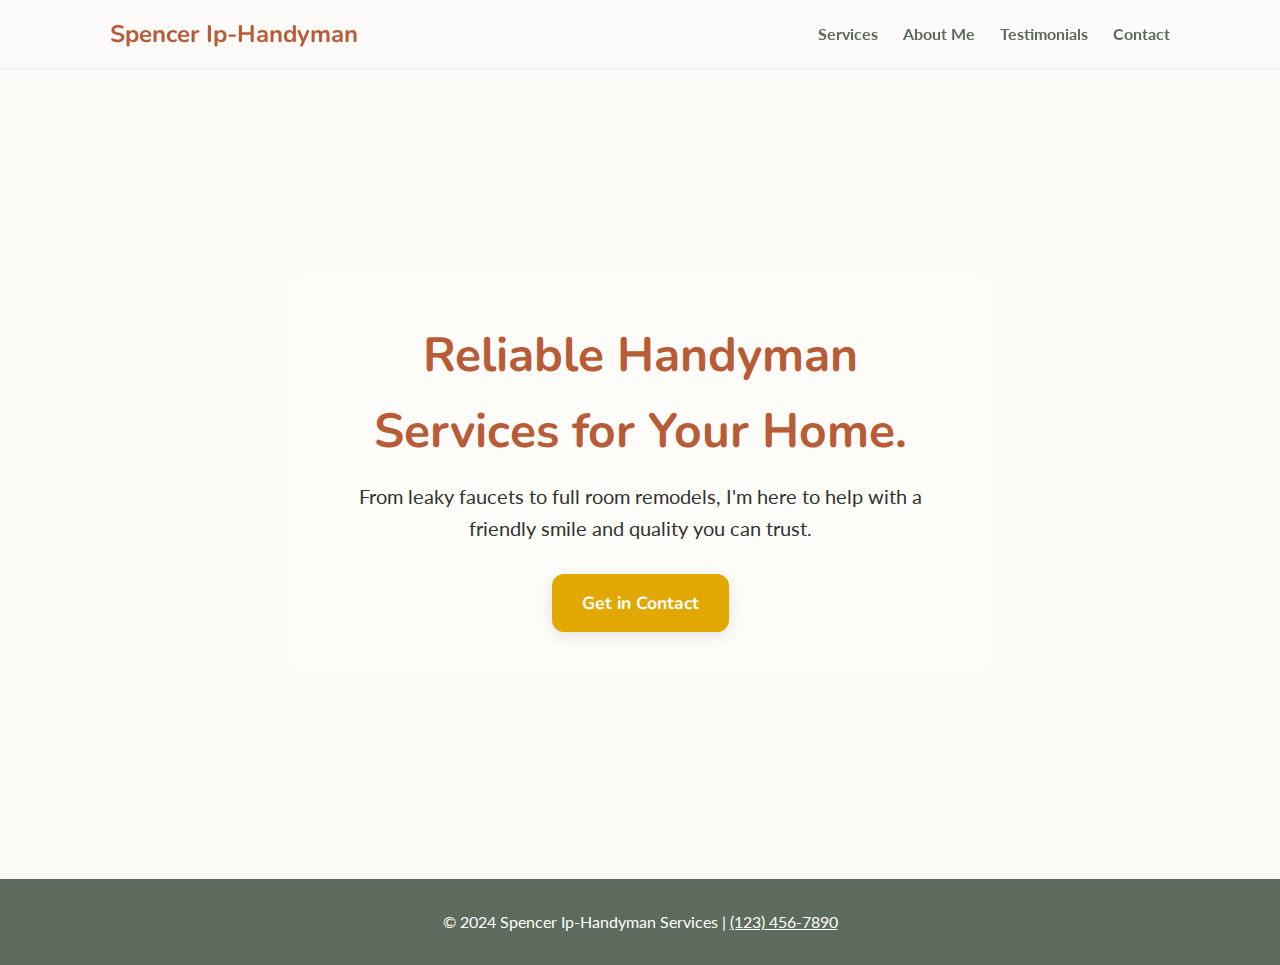
<file: index.html>
<!DOCTYPE html>
<html lang="en">
<head>
    <meta charset="UTF-8">
    <meta name="viewport" content="width=device-width, initial-scale=1.0">
    <title>Spencer Ip- Handymam</title>
    
    <link rel="preconnect" href="https://fonts.googleapis.com">
    <link rel="preconnect" href="https://fonts.gstatic.com" crossorigin>
    <link href="https://fonts.googleapis.com/css2?family=Nunito:wght@400;700&family=Lato:wght@400;700&display=swap" rel="stylesheet">
    <link rel="stylesheet" href="styles.css">
</head>
<body>

    <header class="main-nav">
        <div class="container">
            <a href="index.html" class="logo">Spencer Ip-Handyman</a>
            <nav>
                <ul>
                    <li><a href="services.html">Services</a></li>
                    <li><a href="about.html">About Me</a></li>
                    <li><a href="testimonials.html">Testimonials</a></li>
                    <li><a href="contact.html">Contact</a></li>
                </ul>
            </nav>
        </div>
    </header>

    <main>
        <section id="home">
            <div class="container">
                <div class="hero-content">
                    <h1>Reliable Handyman Services for Your Home.</h1>
                    <p class="sub-headline">From leaky faucets to full room remodels, I'm here to help with a friendly smile and quality you can trust.</p>
                    <a href="contact.html" class="cta-button">Get in Contact</a>
                </div>
            </div>
        </section>
    </main>

    <footer>
        <div class="container">
            <p>&copy; 2024 Spencer Ip-Handyman Services | <a href="tel:123-456-7890">(123) 456-7890</a></p>
        </div>
    </footer>

</body>
</html>
</file>
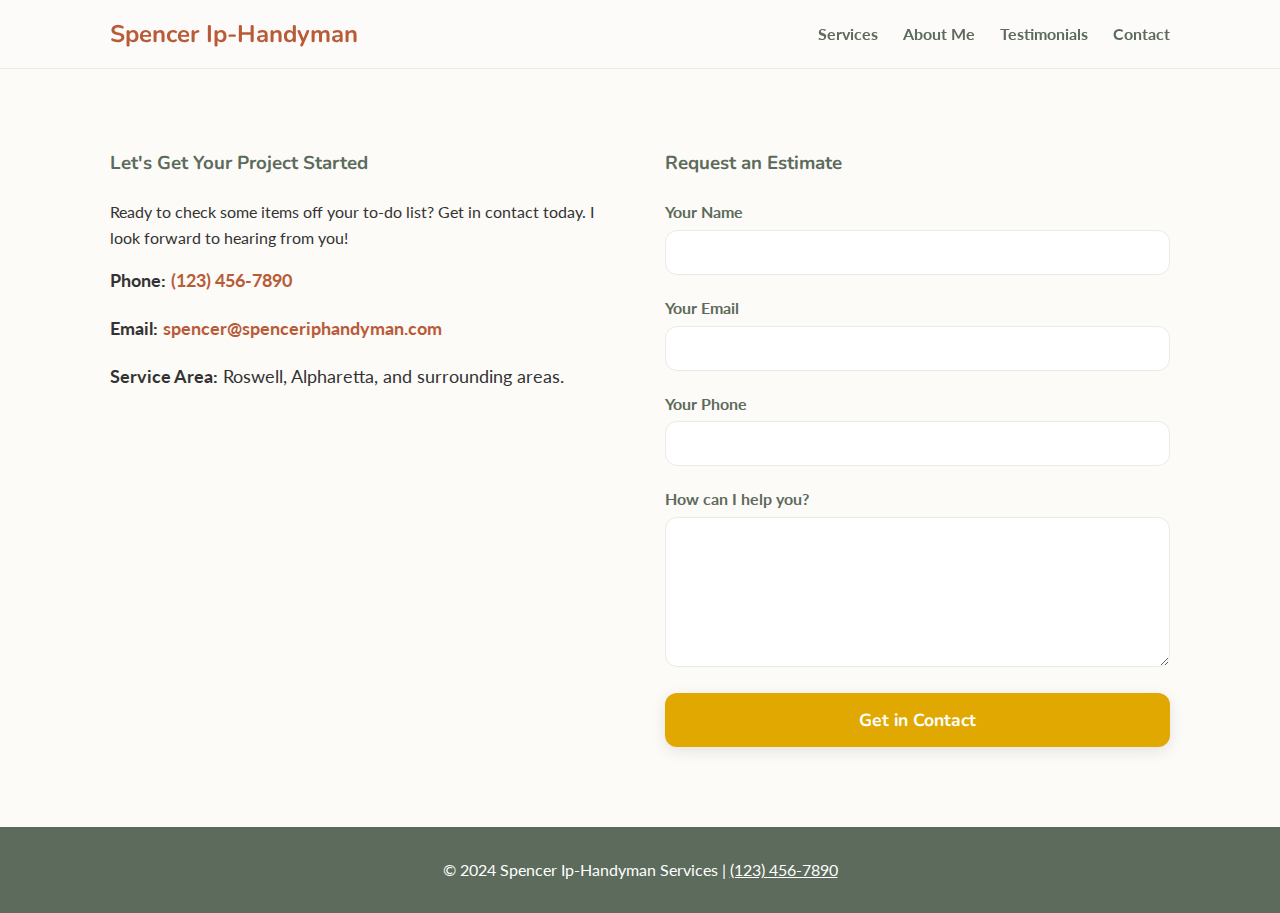
<file: contact.html>
<!DOCTYPE html>
<html lang="en">
<head>
    <meta charset="UTF-8">
    <meta name="viewport" content="width=device-width, initial-scale=1.0">
    <title>Contact | Spencer Ip-Handyman</title>
    
    <link rel="preconnect" href="https://fonts.googleapis.com">
    <link rel="preconnect" href="https://fonts.gstatic.com" crossorigin>
    <link href="https://fonts.googleapis.com/css2?family=Nunito:wght@400;700&family=Lato:wght@400;700&display=swap" rel="stylesheet">
    <link rel="stylesheet" href="styles.css">
</head>
<body>

    <header class="main-nav">
        <div class="container">
            <a href="index.html" class="logo">Spencer Ip-Handyman</a>
            <nav>
                <ul>
                    <li><a href="services.html">Services</a></li>
                    <li><a href="about.html">About Me</a></li>
                    <li><a href="testimonials.html">Testimonials</a></li>
                    <li><a href="contact.html">Contact</a></li>
                </ul>
            </nav>
        </div>
    </header>

    <main>
        <section id="contact">
            <div class="container">
                <div class="contact-info">
                    <h3>Let's Get Your Project Started</h3>
                    <p>Ready to check some items off your to-do list? Get in contact today. I look forward to hearing from you!</p>
                    <ul>
                        <li><strong>Phone:</strong> <a href="tel:123-456-7890">(123) 456-7890</a></li>
                        <li><strong>Email:</strong> <a href="mailto:spencer@spenceriphandyman.com">spencer@spenceriphandyman.com</a></li>
                        <li><strong>Service Area:</strong> Roswell, Alpharetta, and surrounding areas.</li>
                    </ul>
                </div>
                <div class="contact-form-container">
                    <h3>Request an Estimate</h3>
                     <form class="contact-form" action="#" method="POST"> <div class="form-group">
                            <label for="name">Your Name</label>
                            <input type="text" id="name" name="name" required>
                        </div>
                        <div class="form-group">
                            <label for="email">Your Email</label>
                            <input type="email" id="email" name="email" required>
                        </div>
                        <div class="form-group">
                            <label for="phone">Your Phone</label>
                            <input type="tel" id="phone" name="phone">
                        </div>
                        <div class="form-group">
                            <label for="message">How can I help you?</label>
                            <textarea id="message" name="message" rows="5" required></textarea>
                        </div>
                        <button type="submit" class="cta-button">Get in Contact</button>
                    </form>
                </div>
            </div>
        </section>
    </main>

    <footer>
        <div class="container">
            <p>&copy; 2024 Spencer Ip-Handyman Services | <a href="tel:123-456-7890">(123) 456-7890</a></p>
        </div>
    </footer>

</body>
</html>
</file>
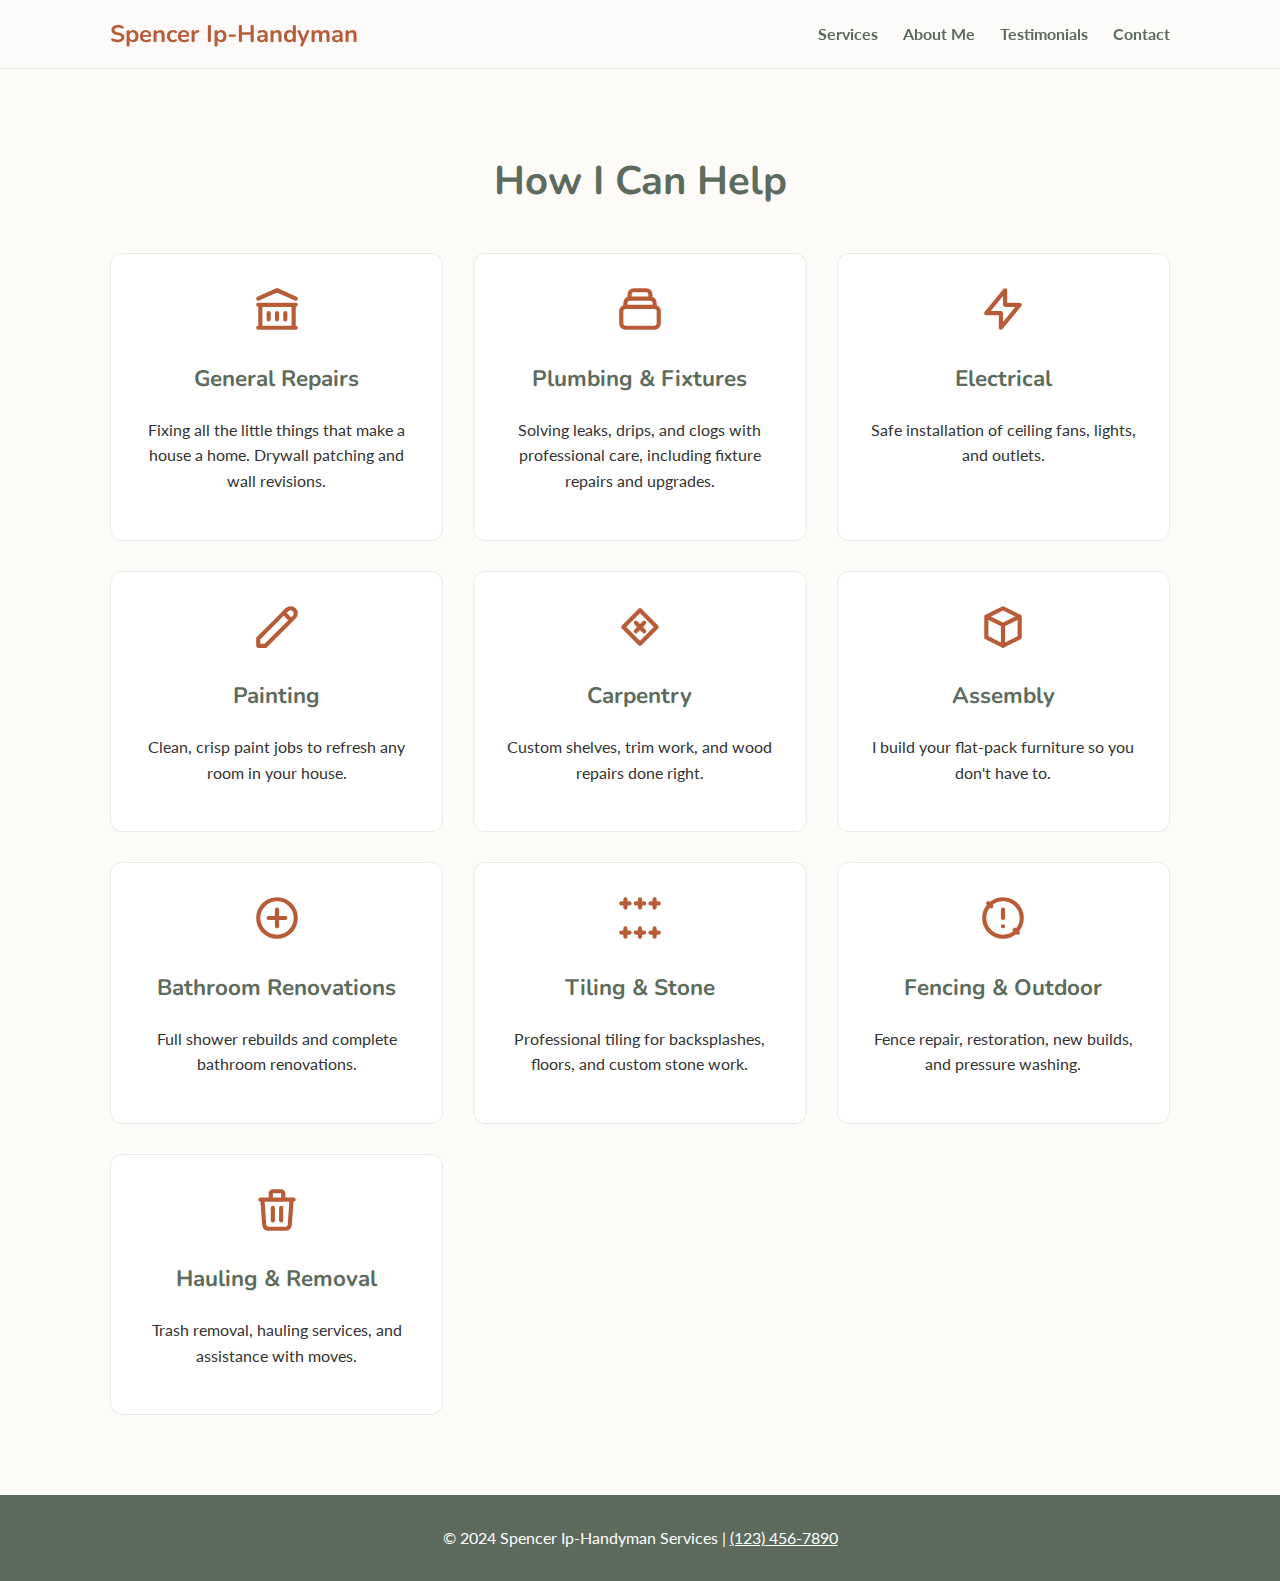
<file: services.html>
<!DOCTYPE html>
<html lang="en">
<head>
    <meta charset="UTF-8">
    <meta name="viewport" content="width=device-width, initial-scale=1.0">
    <title>Services | Spencer Ip-Handyman</title>
    
    <link rel="preconnect" href="https://fonts.googleapis.com">
    <link rel="preconnect" href="https://fonts.gstatic.com" crossorigin>
    <link href="https://fonts.googleapis.com/css2?family=Nunito:wght@400;700&family=Lato:wght@400;700&display=swap" rel="stylesheet">
    <link rel="stylesheet" href="styles.css">
</head>
<body>

    <header class="main-nav">
        <div class="container">
            <a href="index.html" class="logo">Spencer Ip-Handyman</a>
            <nav>
                <ul>
                    <li><a href="services.html">Services</a></li>
                    <li><a href="about.html">About Me</a></li>
                    <li><a href="testimonials.html">Testimonials</a></li>
                    <li><a href="contact.html">Contact</a></li>
                </ul>
            </nav>
        </div>
    </header>

    <main>
        <section id="services">
            <div class="container">
                <h2>How I Can Help</h2>
                <div class="services-grid">
                    <div class="service-card">
                        <svg class="icon" xmlns="http://www.w3.org/2000/svg" fill="none" viewBox="0 0 24 24" stroke="currentColor"><path stroke-linecap="round" stroke-linejoin="round" stroke-width="2" d="M8 14v3m4-3v3m4-3v3M3 21h18M3 10h18M3 7l9-4 9 4M4 10h16v11H4V10z" /></svg>
                        <h3>General Repairs</h3>
                        <p>Fixing all the little things that make a house a home. Drywall patching and wall revisions.</p>
                    </div>
                    <div class="service-card">
                        <svg class="icon" xmlns="http://www.w3.org/2000/svg" fill="none" viewBox="0 0 24 24" stroke="currentColor"><path stroke-linecap="round" stroke-linejoin="round" stroke-width="2" d="M19 11H5m14 0a2 2 0 012 2v6a2 2 0 01-2 2H5a2 2 0 01-2-2v-6a2 2 0 012-2m14 0V9a2 2 0 00-2-2M5 11V9a2 2 0 012-2m0 0V5a2 2 0 012-2h6a2 2 0 012 2v2M7 7h10" /></svg>
                        <h3>Plumbing & Fixtures</h3>
                        <p>Solving leaks, drips, and clogs with professional care, including fixture repairs and upgrades.</p>
                    </div>
                    <div class="service-card">
                       <svg class="icon" xmlns="http://www.w3.org/2000/svg" fill="none" viewBox="0 0 24 24" stroke="currentColor"><path stroke-linecap="round" stroke-linejoin="round" stroke-width="2" d="M13 10V3L4 14h7v7l9-11h-7z" /></svg>
                        <h3>Electrical</h3>
                        <p>Safe installation of ceiling fans, lights, and outlets.</p>
                    </div>
                    <div class="service-card">
                        <svg class="icon" xmlns="http://www.w3.org/2000/svg" fill="none" viewBox="0 0 24 24" stroke="currentColor"><path stroke-linecap="round" stroke-linejoin="round" stroke-width="2" d="M15.232 5.232l3.536 3.536m-2.036-5.036a2.5 2.5 0 113.536 3.536L6.5 21.036H3v-3.5L15.232 5.232z" /></svg>
                        <h3>Painting</h3>
                        <p>Clean, crisp paint jobs to refresh any room in your house.</p>
                    </div>
                    <div class="service-card">
                       <svg class="icon" xmlns="http://www.w3.org/2000/svg" fill="none" viewBox="0 0 24 24" stroke="currentColor"><path d="M14 10L12 12 10 10M14 14L12 12 10 14M20 12L12 4 4 12 12 20 20 12z" stroke-width="2" stroke-linejoin="round" stroke-linecap="round"></path></svg>
                        <h3>Carpentry</h3>
                        <p>Custom shelves, trim work, and wood repairs done right.</p>
                    </div>
                    <div class="service-card">
                        <svg class="icon" xmlns="http://www.w3.org/2000/svg" fill="none" viewBox="0 0 24 24" stroke="currentColor"><path stroke-linecap="round" stroke-linejoin="round" stroke-width="2" d="M20 7l-8-4-8 4m16 0l-8 4m8-4v10l-8 4m0-10L4 7m8 4v10M4 7v10l8 4" /></svg>
                        <h3>Assembly</h3>
                        <p>I build your flat-pack furniture so you don't have to.</p>
                    </div>
                    <div class="service-card">
                        <svg class="icon" xmlns="http://www.w3.org/2000/svg" fill="none" viewBox="0 0 24 24" stroke="currentColor">
                            <path stroke-linecap="round" stroke-linejoin="round" stroke-width="2" d="M16 12H8m4-4v8m9-4a9 9 0 11-18 0 9 9 0 0118 0z" />
                        </svg>
                        <h3>Bathroom Renovations</h3>
                        <p>Full shower rebuilds and complete bathroom renovations.</p>
                    </div>
                    <div class="service-card">
                        <svg class="icon" xmlns="http://www.w3.org/2000/svg" fill="none" viewBox="0 0 24 24" stroke="currentColor">
                            <path stroke-linecap="round" stroke-linejoin="round" stroke-width="2" d="M5 3v4M3 5h4M5 21v-4M3 19h4M12 3v4M10 5h4M12 21v-4M10 19h4M19 3v4M17 5h4M19 21v-4M17 19h4" />
                        </svg>
                        <h3>Tiling & Stone</h3>
                        <p>Professional tiling for backsplashes, floors, and custom stone work.</p>
                    </div>
                    <div class="service-card">
                        <svg class="icon" xmlns="http://www.w3.org/2000/svg" fill="none" viewBox="0 0 24 24" stroke="currentColor">
                            <path stroke-linecap="round" stroke-linejoin="round" stroke-width="2" d="M12 8v4m0 4h.01M4.93 4.93l1.41 1.41m11.32 11.32l1.41 1.41M12 21a9 9 0 110-18 9 9 0 010 18z" />
                        </svg>
                        <h3>Fencing & Outdoor</h3>
                        <p>Fence repair, restoration, new builds, and pressure washing.</p>
                    </div>
                    <div class="service-card">
                        <svg class="icon" xmlns="http://www.w3.org/2000/svg" fill="none" viewBox="0 0 24 24" stroke="currentColor">
                            <path stroke-linecap="round" stroke-linejoin="round" stroke-width="2" d="M19 7l-.867 12.142A2 2 0 0116.138 21H7.862a2 2 0 01-1.995-1.858L5 7m5 4v6m4-6v6m1-10V4a1 1 0 00-1-1h-4a1 1 0 00-1 1v3M4 7h16" />
                        </svg>
                        <h3>Hauling & Removal</h3>
                        <p>Trash removal, hauling services, and assistance with moves.</p>
                    </div>
                </div>
            </div>
        </section>
    </main>

    <footer>
        <div class="container">
            <p>&copy; 2024 Spencer Ip-Handyman Services | <a href="tel:123-456-7890">(123) 456-7890</a></p>
        </div>
    </footer>

</body>
</html>
</file>
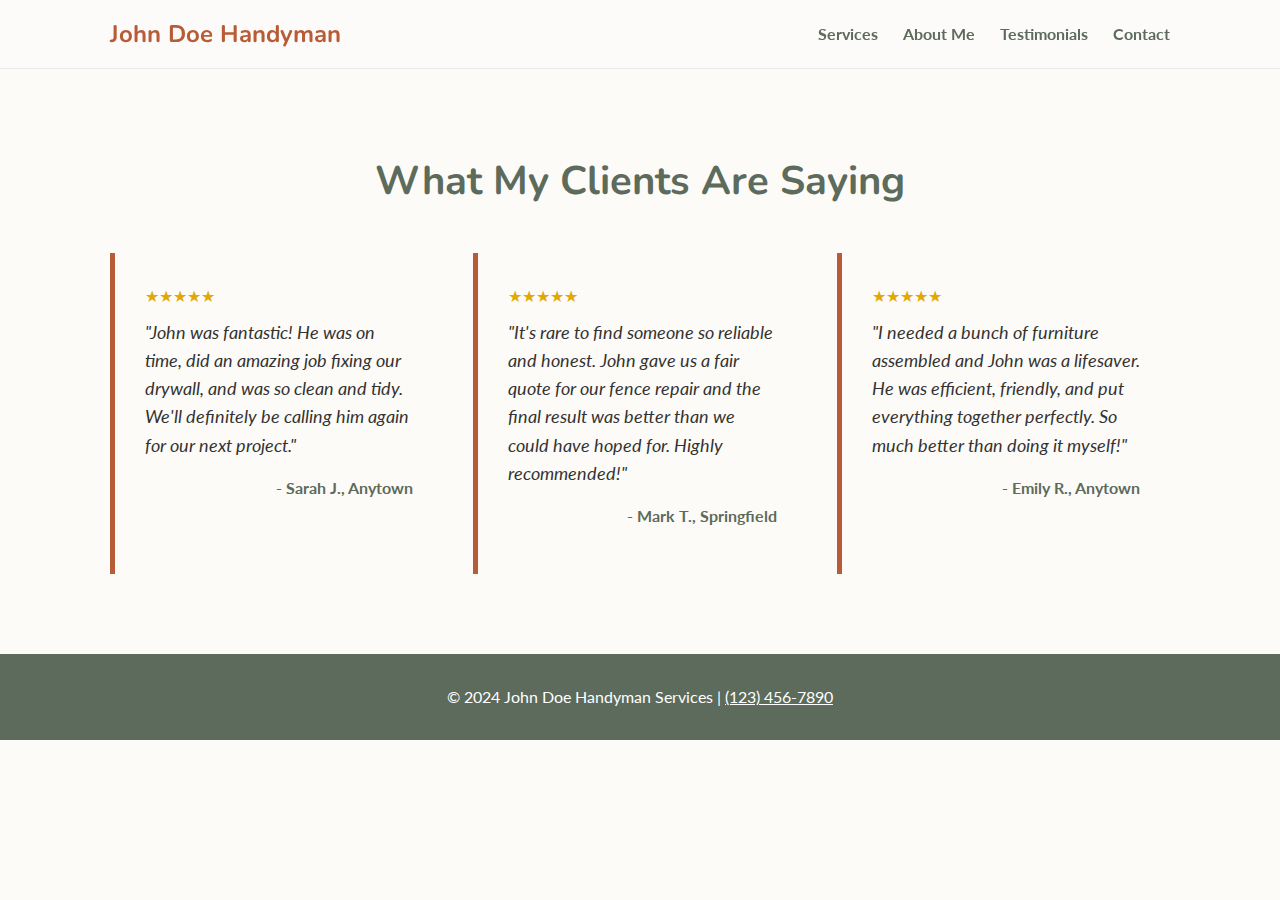
<file: testimonials.html>
<!DOCTYPE html>
<html lang="en">
<head>
    <meta charset="UTF-8">
    <meta name="viewport" content="width=device-width, initial-scale=1.0">
    <title>Testimonials | John Doe Handyman</title>
    
    <link rel="preconnect" href="https://fonts.googleapis.com">
    <link rel="preconnect" href="https://fonts.gstatic.com" crossorigin>
    <link href="https://fonts.googleapis.com/css2?family=Nunito:wght@400;700&family=Lato:wght@400;700&display=swap" rel="stylesheet">
    <link rel="stylesheet" href="styles.css">
</head>
<body>

    <header class="main-nav">
        <div class="container">
            <a href="index.html" class="logo">John Doe Handyman</a>
            <nav>
                <ul>
                    <li><a href="services.html">Services</a></li>
                    <li><a href="about.html">About Me</a></li>
                    <li><a href="testimonials.html">Testimonials</a></li>
                    <li><a href="contact.html">Contact</a></li>
                </ul>
            </nav>
        </div>
    </header>

    <main>
        <section id="testimonials">
            <div class="container">
                <h2>What My Clients Are Saying</h2>
                <div class="testimonials-grid">
                    <div class="testimonial-card">
                        <div class="stars">★★★★★</div>
                        <p class="quote">"John was fantastic! He was on time, did an amazing job fixing our drywall, and was so clean and tidy. We'll definitely be calling him again for our next project."</p>
                        <p class="author">- Sarah J., Anytown</p>
                    </div>
                    <div class="testimonial-card">
                        <div class="stars">★★★★★</div>
                        <p class="quote">"It's rare to find someone so reliable and honest. John gave us a fair quote for our fence repair and the final result was better than we could have hoped for. Highly recommended!"</p>
                        <p class="author">- Mark T., Springfield</p>
                    </div>
                    <div class="testimonial-card">
                        <div class="stars">★★★★★</div>
                        <p class="quote">"I needed a bunch of furniture assembled and John was a lifesaver. He was efficient, friendly, and put everything together perfectly. So much better than doing it myself!"</p>
                        <p class="author">- Emily R., Anytown</p>
                    </div>
                </div>
            </div>
        </section>
    </main>

    <footer>
        <div class="container">
            <p>&copy; 2024 John Doe Handyman Services | <a href="tel:123-456-7890">(123) 456-7890</a></p>
        </div>
    </footer>

</body>
</html>
</file>
<file: styles.css>
/* CSS Variables for easy theme management */
:root {
    --color-primary: #B85C38; /* Terracotta */
    --color-secondary: #5C6B5C; /* Olive Green */
    --color-accent: #E0A800; /* Muted Gold/Orange for CTAs */
    --color-background: #FDFBF8; /* Off-White */
    --color-text: #333333;
    --color-light-gray: #EAEAEA;
    --font-heading: 'Nunito', sans-serif;
    --font-body: 'Lato', sans-serif;
    --border-radius: 12px;
}

/* Basic Reset and Global Styles */
* {
    margin: 0;
    padding: 0;
    box-sizing: border-box;
}

html {
    scroll-behavior: smooth;
}

body {
    font-family: var(--font-body);
    background-color: var(--color-background);
    color: var(--color-text);
    line-height: 1.6;
}

/* Container for centered content */
.container {
    max-width: 1100px;
    margin: 0 auto;
    padding: 0 20px;
}

/* Typography */
h1, h2, h3 {
    font-family: var(--font-heading);
    color: var(--color-secondary);
    font-weight: 700;
    margin-bottom: 20px;
}

h1 { font-size: 3rem; }
h2 { font-size: 2.5rem; text-align: center; }
p { margin-bottom: 1rem; }

/* --- Navigation Bar --- */
.main-nav {
    background-color: rgba(253, 251, 248, 0.9);
    backdrop-filter: blur(10px);
    border-bottom: 1px solid var(--color-light-gray);
    position: sticky;
    top: 0;
    width: 100%;
    z-index: 1000;
    padding: 15px 0;
}

.main-nav .container {
    display: flex;
    justify-content: space-between;
    align-items: center;
}

.main-nav .logo {
    font-family: var(--font-heading);
    font-size: 1.5rem;
    font-weight: 700;
    color: var(--color-primary);
    text-decoration: none;
}

.main-nav ul {
    list-style: none;
    display: flex;
    gap: 25px;
}

.main-nav a {
    color: var(--color-secondary);
    text-decoration: none;
    font-weight: 700;
    transition: color 0.3s ease;
}

.main-nav a:hover {
    color: var(--color-primary);
}

/* --- Hero Section --- */
#home {
    min-height: 90vh;
    display: flex;
    align-items: center;
    
    background-color: var(--color-light-white);
    text-align: center;
}

.hero-content {
    background-color: rgba(253, 251, 248, 0.85);
    padding: 40px;
    border-radius: var(--border-radius);
    max-width: 700px;
    margin: 0 auto;
}

.hero-content h1 {
    color: var(--color-primary);
    margin-bottom: 10px;
}

.hero-content .sub-headline {
    font-size: 1.25rem;
    margin-bottom: 30px;
}

.cta-button {
    display: inline-block;
    background-color: var(--color-accent);
    color: #fff;
    padding: 15px 30px;
    font-family: var(--font-heading);
    font-size: 1.1rem;
    font-weight: 700;
    text-decoration: none;
    border-radius: var(--border-radius);
    transition: transform 0.3s ease, box-shadow 0.3s ease;
    box-shadow: 0 4px 15px rgba(0,0,0,0.1);
}

.cta-button:hover {
    transform: translateY(-3px);
    box-shadow: 0 6px 20px rgba(0,0,0,0.15);
}

/* --- General Section Styling --- */
section {
    padding: 80px 0;
}

section:nth-child(even) {
    background-color: #fff;
}

/* --- Services Section --- */
.services-grid {
    display: grid;
    grid-template-columns: repeat(auto-fit, minmax(280px, 1fr));
    gap: 30px;
    margin-top: 40px;
}

.service-card {
    background: #fff;
    border: 1px solid var(--color-light-gray);
    border-radius: var(--border-radius);
    padding: 30px;
    text-align: center;
    transition: transform 0.3s ease, box-shadow 0.3s ease;
}

.service-card:hover {
    transform: translateY(-5px);
    box-shadow: 0 8px 25px rgba(0,0,0,0.08);
}

.service-card .icon {
    height: 50px;
    width: 50px;
    margin-bottom: 20px;
    color: var(--color-primary);
}

.service-card h3 {
    font-size: 1.4rem;
    color: var(--color-secondary);
}

/* --- About Us Section --- */
#about .container {
    display: flex;
    align-items: center;
    gap: 50px;
}

.about-image {
    flex-basis: 40%;
    max-width: 400px;
}

.about-image img {
    width: 100%;
    border-radius: var(--border-radius);
    box-shadow: 0 10px 30px rgba(0,0,0,0.1);
}

.about-content {
    flex-basis: 60%;
}

.why-choose-me {
    margin-top: 30px;
    list-style: none;
}

.why-choose-me li {
    display: flex;
    align-items: center;
    margin-bottom: 15px;
    font-size: 1.1rem;
}

.why-choose-me .icon {
    width: 24px;
    height: 24px;
    margin-right: 15px;
    color: var(--color-primary);
}

/* --- Testimonials Section --- */
.testimonials-grid {
    display: grid;
    grid-template-columns: repeat(auto-fit, minmax(300px, 1fr));
    gap: 30px;
    margin-top: 40px;
}

.testimonial-card {
    background: var(--color-background);
    padding: 30px;
    border-left: 5px solid var(--color-primary);
    border-radius: 0 var(--border-radius) var(--border-radius) 0;
}

.testimonial-card .quote {
    font-style: italic;
    font-size: 1.1rem;
    margin-bottom: 15px;
}

.testimonial-card .author {
    font-weight: 700;
    color: var(--color-secondary);
    text-align: right;
}

.stars {
    color: var(--color-accent);
    margin-bottom: 10px;
}

/* --- Contact Section --- */
#contact .container {
    display: flex;
    gap: 50px;
}

.contact-info, .contact-form-container {
    flex: 1;
}

.contact-info ul {
    list-style: none;
    font-size: 1.1rem;
}

.contact-info li {
    margin-bottom: 20px;
}

.contact-info a {
    color: var(--color-primary);
    text-decoration: none;
    font-weight: 700;
}

.contact-info a:hover {
    text-decoration: underline;
}

.contact-form .form-group {
    margin-bottom: 20px;
}

.contact-form label {
    display: block;
    margin-bottom: 5px;
    font-weight: 700;
    color: var(--color-secondary);
}

.contact-form input,
.contact-form textarea {
    width: 100%;
    padding: 12px;
    border: 1px solid var(--color-light-gray);
    border-radius: var(--border-radius);
    font-family: var(--font-body);
    font-size: 1rem;
}

.contact-form textarea {
    min-height: 150px;
    resize: vertical;
}

.contact-form .cta-button {
    border: none;
    cursor: pointer;
    width: 100%;
}

/* --- Footer --- */
footer {
    background-color: var(--color-secondary);
    color: #fff;
    text-align: center;
    padding: 30px 0;
}

footer p {
    margin: 0;
}

footer a {
    color: #fff;
}

/* --- Responsive Design --- */
@media (max-width: 768px) {
    h1 { font-size: 2.5rem; }
    h2 { font-size: 2rem; }
    
    .main-nav .container { flex-direction: column; gap: 15px; }
    
    #home {
        min-height: 70vh;
    }
    
    #about .container, #contact .container {
        flex-direction: column;
    }
    
    .about-image { max-width: 100%; }

    section { padding: 60px 0; }
}
</file>
